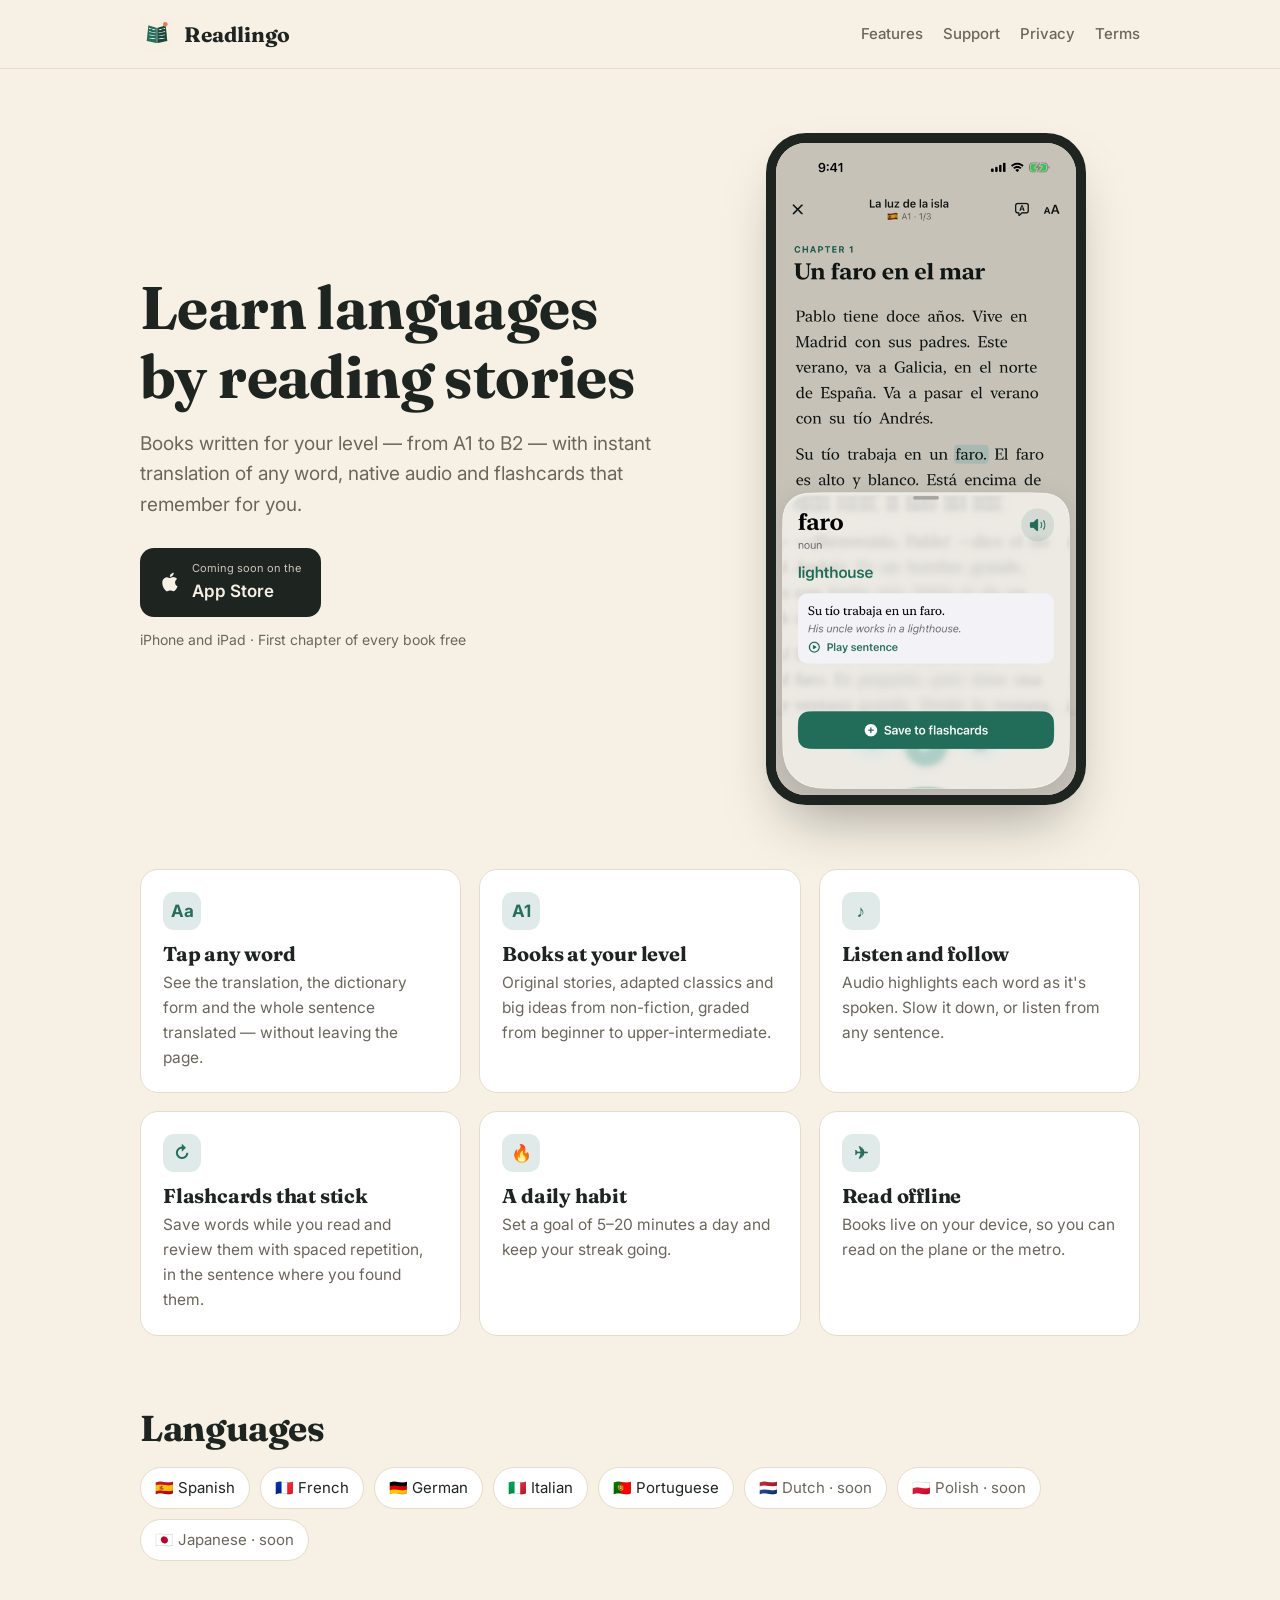
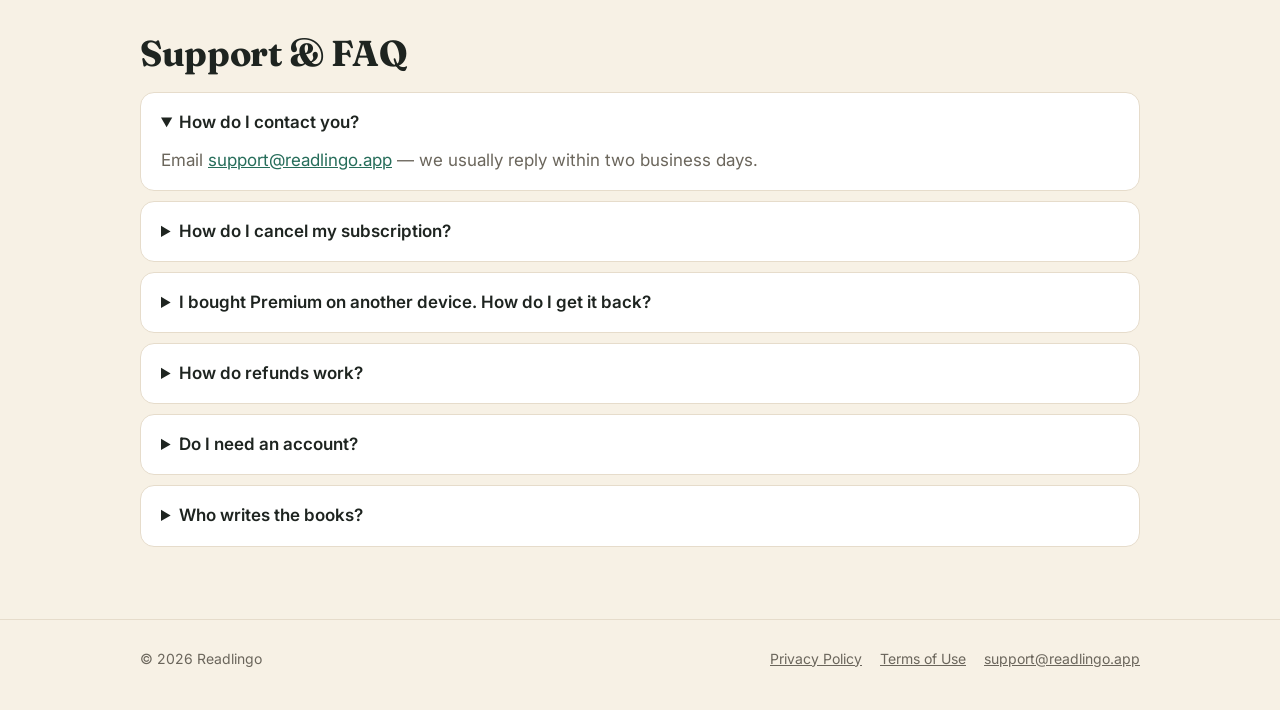
<file: index.html>
<!doctype html>
<html lang="en">
<head>
<meta charset="utf-8">
<meta name="viewport" content="width=device-width, initial-scale=1">
<title>Readlingo — Learn languages by reading stories</title>
<meta name="description" content="Graded books in many languages with tap-to-translate, audio and smart flashcards. Read your way to fluency.">
<link rel="icon" href="favicon.png">
<link rel="stylesheet" href="styles.css">
</head>
<body>
<header class="site-header">
  <div class="wrap">
    <a class="brand" href="index.html"><img src="icon.png" alt="">Readlingo</a>
    <nav class="nav">
      <a href="#features" class="hide-sm">Features</a>
      <a href="#support">Support</a>
      <a href="privacy.html">Privacy</a>
      <a href="terms.html">Terms</a>
    </nav>
  </div>
</header>

<main class="wrap">
  <section class="hero">
    <div>
      <h1>Learn languages by reading stories</h1>
      <p class="lead">Books written for your level — from A1 to B2 — with instant translation of any word, native audio and flashcards that remember for you.</p>
      <a class="badge" href="#" aria-label="Download on the App Store (coming soon)">
        <svg width="22" height="22" viewBox="0 0 24 24" fill="currentColor" aria-hidden="true"><path d="M16.4 12.6c0-2.6 2.1-3.8 2.2-3.9-1.2-1.8-3.1-2-3.7-2-1.6-.2-3.1.9-3.9.9-.8 0-2-.9-3.4-.9-1.7 0-3.3 1-4.2 2.6-1.8 3.1-.5 7.7 1.3 10.2.9 1.2 1.9 2.6 3.2 2.6 1.3-.1 1.8-.8 3.3-.8 1.6 0 2 .8 3.4.8 1.4 0 2.3-1.3 3.1-2.5 1-1.4 1.4-2.8 1.4-2.9-.1 0-2.7-1-2.7-4.1zM13.9 5c.7-.9 1.2-2 1-3.2-1 0-2.3.7-3 1.6-.7.8-1.2 2-1.1 3.1 1.2.1 2.3-.6 3.1-1.5z"/></svg>
        <span><small>Coming soon on the</small>App Store</span>
      </a>
      <p class="note">iPhone and iPad · First chapter of every book free</p>
    </div>
    <div class="phone"><img src="reader.png" alt="Readlingo reader: tapping the Spanish word “faro” shows the translation “lighthouse”." width="550" height="1196"></div>
  </section>

  <section id="features" class="features">
    <div class="card"><div class="dot">Aa</div><h3>Tap any word</h3><p>See the translation, the dictionary form and the whole sentence translated — without leaving the page.</p></div>
    <div class="card"><div class="dot">A1</div><h3>Books at your level</h3><p>Original stories, adapted classics and big ideas from non-fiction, graded from beginner to upper-intermediate.</p></div>
    <div class="card"><div class="dot">♪</div><h3>Listen and follow</h3><p>Audio highlights each word as it's spoken. Slow it down, or listen from any sentence.</p></div>
    <div class="card"><div class="dot">↻</div><h3>Flashcards that stick</h3><p>Save words while you read and review them with spaced repetition, in the sentence where you found them.</p></div>
    <div class="card"><div class="dot">🔥</div><h3>A daily habit</h3><p>Set a goal of 5–20 minutes a day and keep your streak going.</p></div>
    <div class="card"><div class="dot">✈︎</div><h3>Read offline</h3><p>Books live on your device, so you can read on the plane or the metro.</p></div>
  </section>

  <h2 class="section-title">Languages</h2>
  <div class="langs">
    <span>🇪🇸 Spanish</span><span>🇫🇷 French</span><span>🇩🇪 German</span><span>🇮🇹 Italian</span>
    <span>🇵🇹 Portuguese</span>
    <span class="soon">🇳🇱 Dutch · soon</span><span class="soon">🇵🇱 Polish · soon</span><span class="soon">🇯🇵 Japanese · soon</span>
  </div>

  <h2 class="section-title" id="support">Support &amp; FAQ</h2>
  <div class="faq">
    <details open><summary>How do I contact you?</summary>
      <p>Email <a href="mailto:support@readlingo.app">support@readlingo.app</a> — we usually reply within two business days.</p></details>
    <details><summary>How do I cancel my subscription?</summary>
      <p>Subscriptions are managed by Apple. On your iPhone open Settings → your name → Subscriptions → Readlingo, or tap “Manage subscription” in the app's Progress tab. Cancel at least 24 hours before the renewal date to avoid being charged.</p></details>
    <details><summary>I bought Premium on another device. How do I get it back?</summary>
      <p>Sign in with the same Apple ID, open the Progress tab and tap “Restore purchases”.</p></details>
    <details><summary>How do refunds work?</summary>
      <p>Payments are processed by Apple, so refunds are requested from Apple at <a href="https://reportaproblem.apple.com">reportaproblem.apple.com</a>.</p></details>
    <details><summary>Do I need an account?</summary>
      <p>No. Readlingo works without sign-up. Your progress and flashcards are stored on your device.</p></details>
    <details><summary>Who writes the books?</summary>
      <p>Readlingo Originals are written for learners, and classics are adapted from public-domain works. Texts are drafted with the help of AI and checked by an editorial review step.</p></details>
  </div>
</main>

<footer class="site-footer">
  <div class="wrap">
    <span>© 2026 Readlingo</span>
    <nav><a href="privacy.html">Privacy Policy</a><a href="terms.html">Terms of Use</a><a href="mailto:support@readlingo.app">support@readlingo.app</a></nav>
  </div>
</footer>
</body>
</html>
</file>
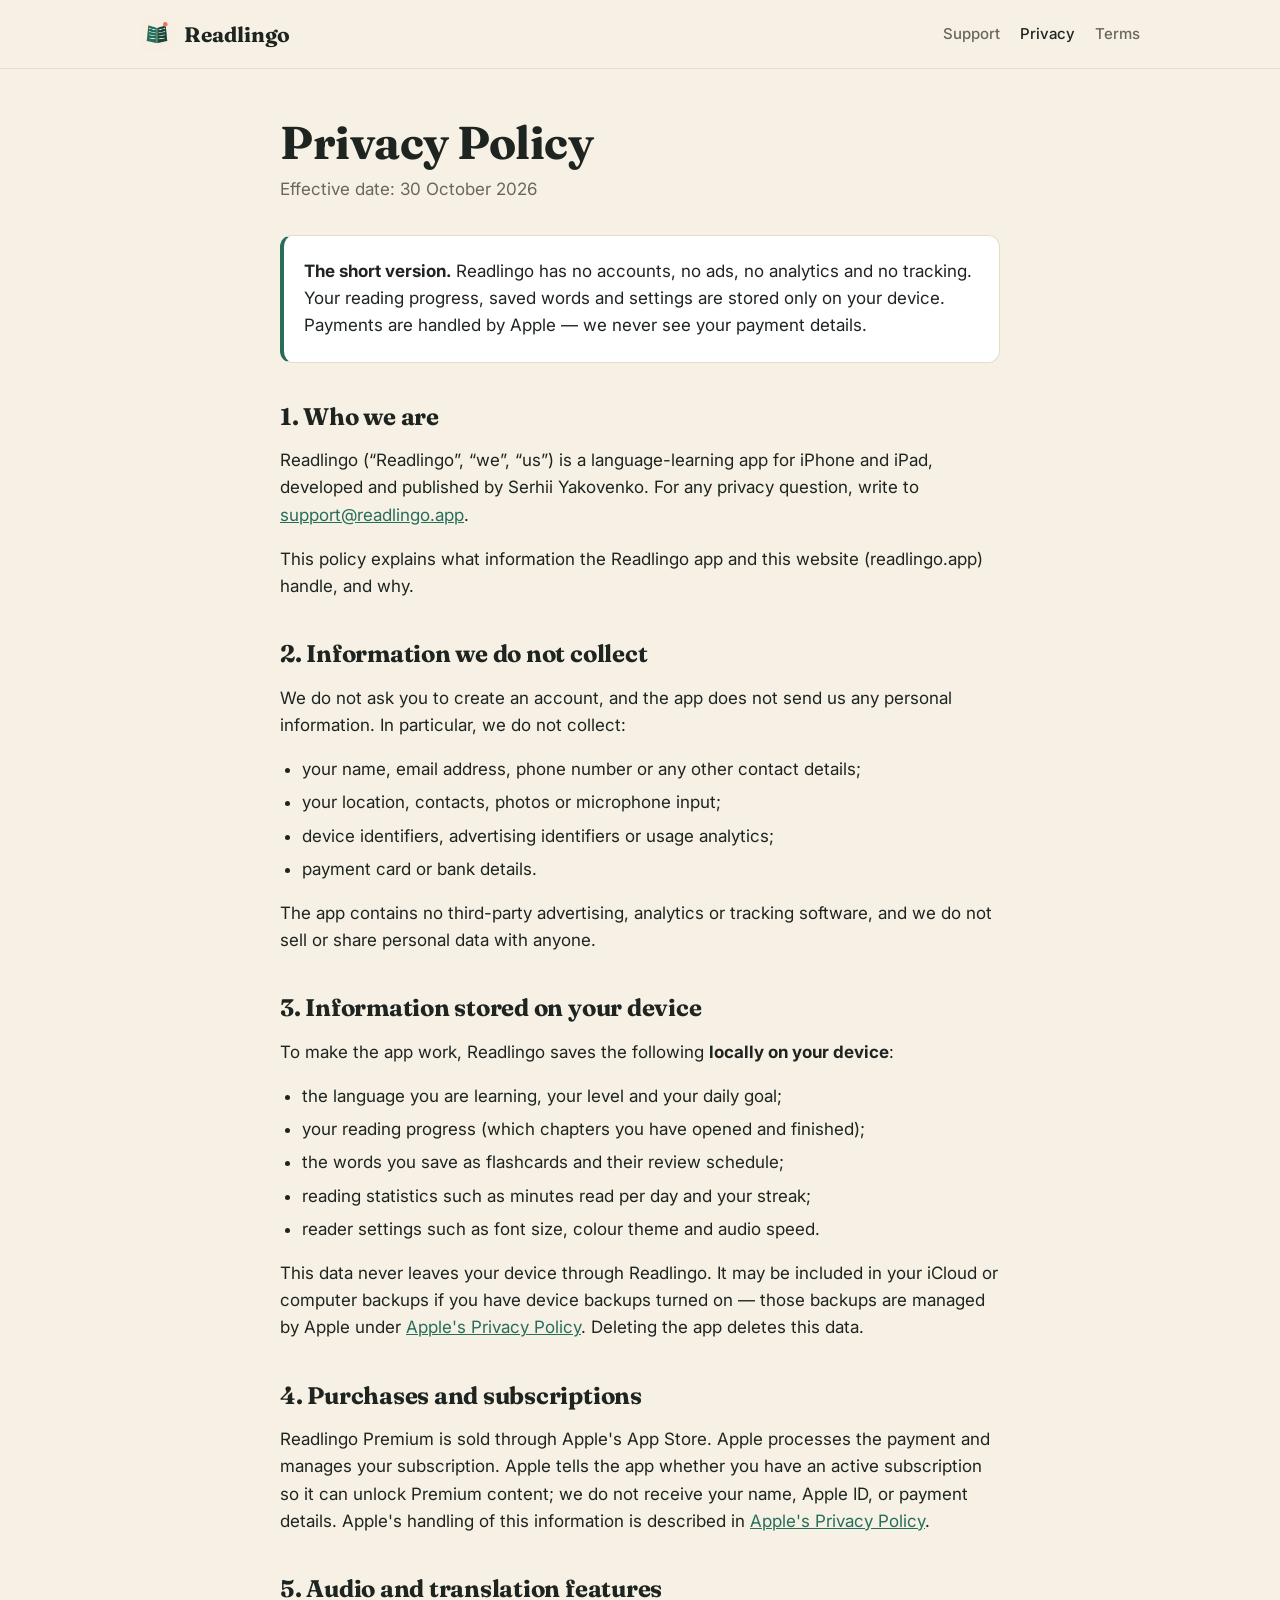
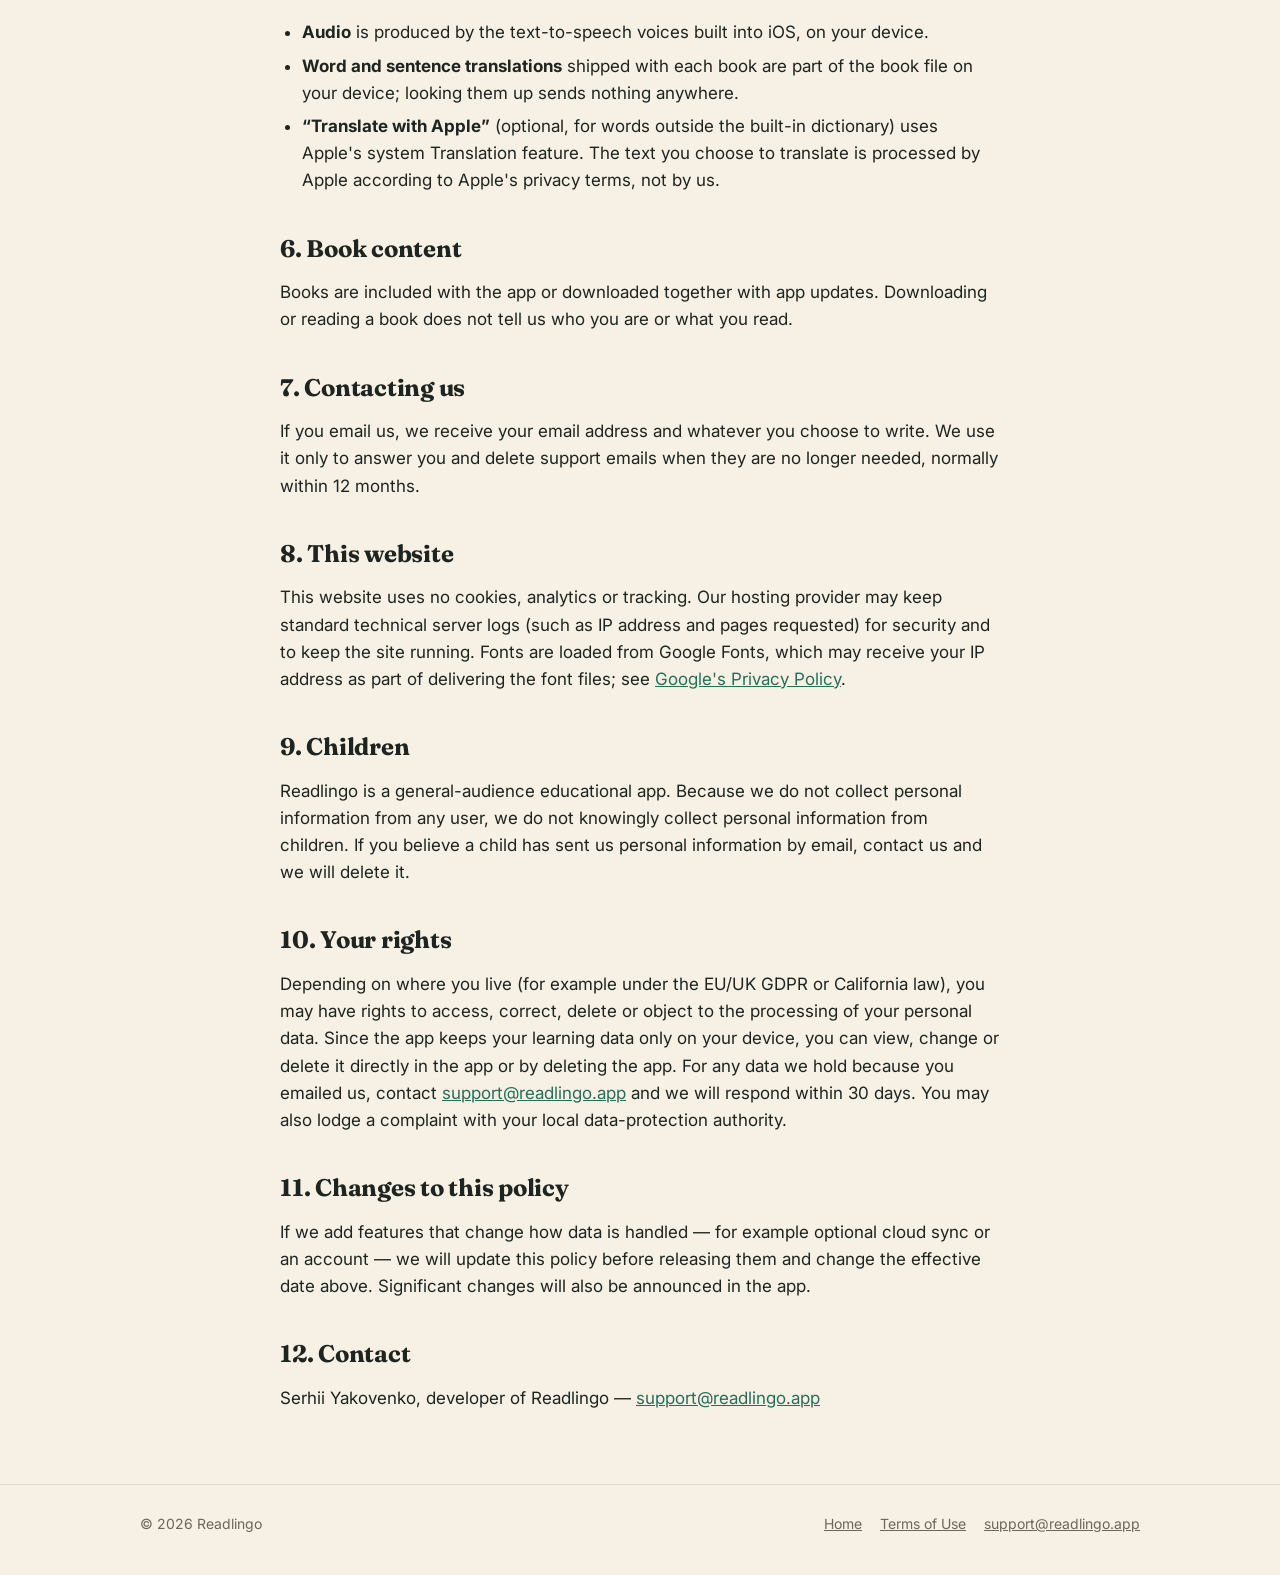
<file: privacy.html>
<!doctype html>
<html lang="en">
<head>
<meta charset="utf-8">
<meta name="viewport" content="width=device-width, initial-scale=1">
<title>Privacy Policy — Readlingo</title>
<meta name="description" content="How Readlingo handles your data: no account, no tracking, your reading progress stays on your device.">
<link rel="icon" href="favicon.png">
<link rel="stylesheet" href="styles.css">
</head>
<body>
<header class="site-header">
  <div class="wrap">
    <a class="brand" href="index.html"><img src="icon.png" alt="">Readlingo</a>
    <nav class="nav">
      <a href="index.html#support">Support</a>
      <a href="privacy.html" aria-current="page">Privacy</a>
      <a href="terms.html">Terms</a>
    </nav>
  </div>
</header>

<main class="wrap narrow legal">
  <h1>Privacy Policy</h1>
  <p class="meta">Effective date: 30 October 2026</p>

  <div class="summary-box">
    <p><strong>The short version.</strong> Readlingo has no accounts, no ads, no analytics and no tracking. Your reading progress, saved words and settings are stored only on your device. Payments are handled by Apple — we never see your payment details.</p>
  </div>

  <h2>1. Who we are</h2>
  <p>Readlingo (“Readlingo”, “we”, “us”) is a language-learning app for iPhone and iPad, developed and published by Serhii Yakovenko. For any privacy question, write to <a href="mailto:support@readlingo.app">support@readlingo.app</a>.</p>
  <p>This policy explains what information the Readlingo app and this website (readlingo.app) handle, and why.</p>

  <h2>2. Information we do not collect</h2>
  <p>We do not ask you to create an account, and the app does not send us any personal information. In particular, we do not collect:</p>
  <ul>
    <li>your name, email address, phone number or any other contact details;</li>
    <li>your location, contacts, photos or microphone input;</li>
    <li>device identifiers, advertising identifiers or usage analytics;</li>
    <li>payment card or bank details.</li>
  </ul>
  <p>The app contains no third-party advertising, analytics or tracking software, and we do not sell or share personal data with anyone.</p>

  <h2>3. Information stored on your device</h2>
  <p>To make the app work, Readlingo saves the following <strong>locally on your device</strong>:</p>
  <ul>
    <li>the language you are learning, your level and your daily goal;</li>
    <li>your reading progress (which chapters you have opened and finished);</li>
    <li>the words you save as flashcards and their review schedule;</li>
    <li>reading statistics such as minutes read per day and your streak;</li>
    <li>reader settings such as font size, colour theme and audio speed.</li>
  </ul>
  <p>This data never leaves your device through Readlingo. It may be included in your iCloud or computer backups if you have device backups turned on — those backups are managed by Apple under <a href="https://www.apple.com/legal/privacy/">Apple's Privacy Policy</a>. Deleting the app deletes this data.</p>

  <h2>4. Purchases and subscriptions</h2>
  <p>Readlingo Premium is sold through Apple's App Store. Apple processes the payment and manages your subscription. Apple tells the app whether you have an active subscription so it can unlock Premium content; we do not receive your name, Apple ID, or payment details. Apple's handling of this information is described in <a href="https://www.apple.com/legal/privacy/">Apple's Privacy Policy</a>.</p>

  <h2>5. Audio and translation features</h2>
  <ul>
    <li><strong>Audio</strong> is produced by the text-to-speech voices built into iOS, on your device.</li>
    <li><strong>Word and sentence translations</strong> shipped with each book are part of the book file on your device; looking them up sends nothing anywhere.</li>
    <li><strong>“Translate with Apple”</strong> (optional, for words outside the built-in dictionary) uses Apple's system Translation feature. The text you choose to translate is processed by Apple according to Apple's privacy terms, not by us.</li>
  </ul>

  <h2>6. Book content</h2>
  <p>Books are included with the app or downloaded together with app updates. Downloading or reading a book does not tell us who you are or what you read.</p>

  <h2>7. Contacting us</h2>
  <p>If you email us, we receive your email address and whatever you choose to write. We use it only to answer you and delete support emails when they are no longer needed, normally within 12 months.</p>

  <h2>8. This website</h2>
  <p>This website uses no cookies, analytics or tracking. Our hosting provider may keep standard technical server logs (such as IP address and pages requested) for security and to keep the site running. Fonts are loaded from Google Fonts, which may receive your IP address as part of delivering the font files; see <a href="https://policies.google.com/privacy">Google's Privacy Policy</a>.</p>

  <h2>9. Children</h2>
  <p>Readlingo is a general-audience educational app. Because we do not collect personal information from any user, we do not knowingly collect personal information from children. If you believe a child has sent us personal information by email, contact us and we will delete it.</p>

  <h2>10. Your rights</h2>
  <p>Depending on where you live (for example under the EU/UK GDPR or California law), you may have rights to access, correct, delete or object to the processing of your personal data. Since the app keeps your learning data only on your device, you can view, change or delete it directly in the app or by deleting the app. For any data we hold because you emailed us, contact <a href="mailto:support@readlingo.app">support@readlingo.app</a> and we will respond within 30 days. You may also lodge a complaint with your local data-protection authority.</p>

  <h2>11. Changes to this policy</h2>
  <p>If we add features that change how data is handled — for example optional cloud sync or an account — we will update this policy before releasing them and change the effective date above. Significant changes will also be announced in the app.</p>

  <h2>12. Contact</h2>
  <p>Serhii Yakovenko, developer of Readlingo — <a href="mailto:support@readlingo.app">support@readlingo.app</a></p>
</main>

<footer class="site-footer">
  <div class="wrap">
    <span>© 2026 Readlingo</span>
    <nav><a href="index.html">Home</a><a href="terms.html">Terms of Use</a><a href="mailto:support@readlingo.app">support@readlingo.app</a></nav>
  </div>
</footer>
</body>
</html>
</file>
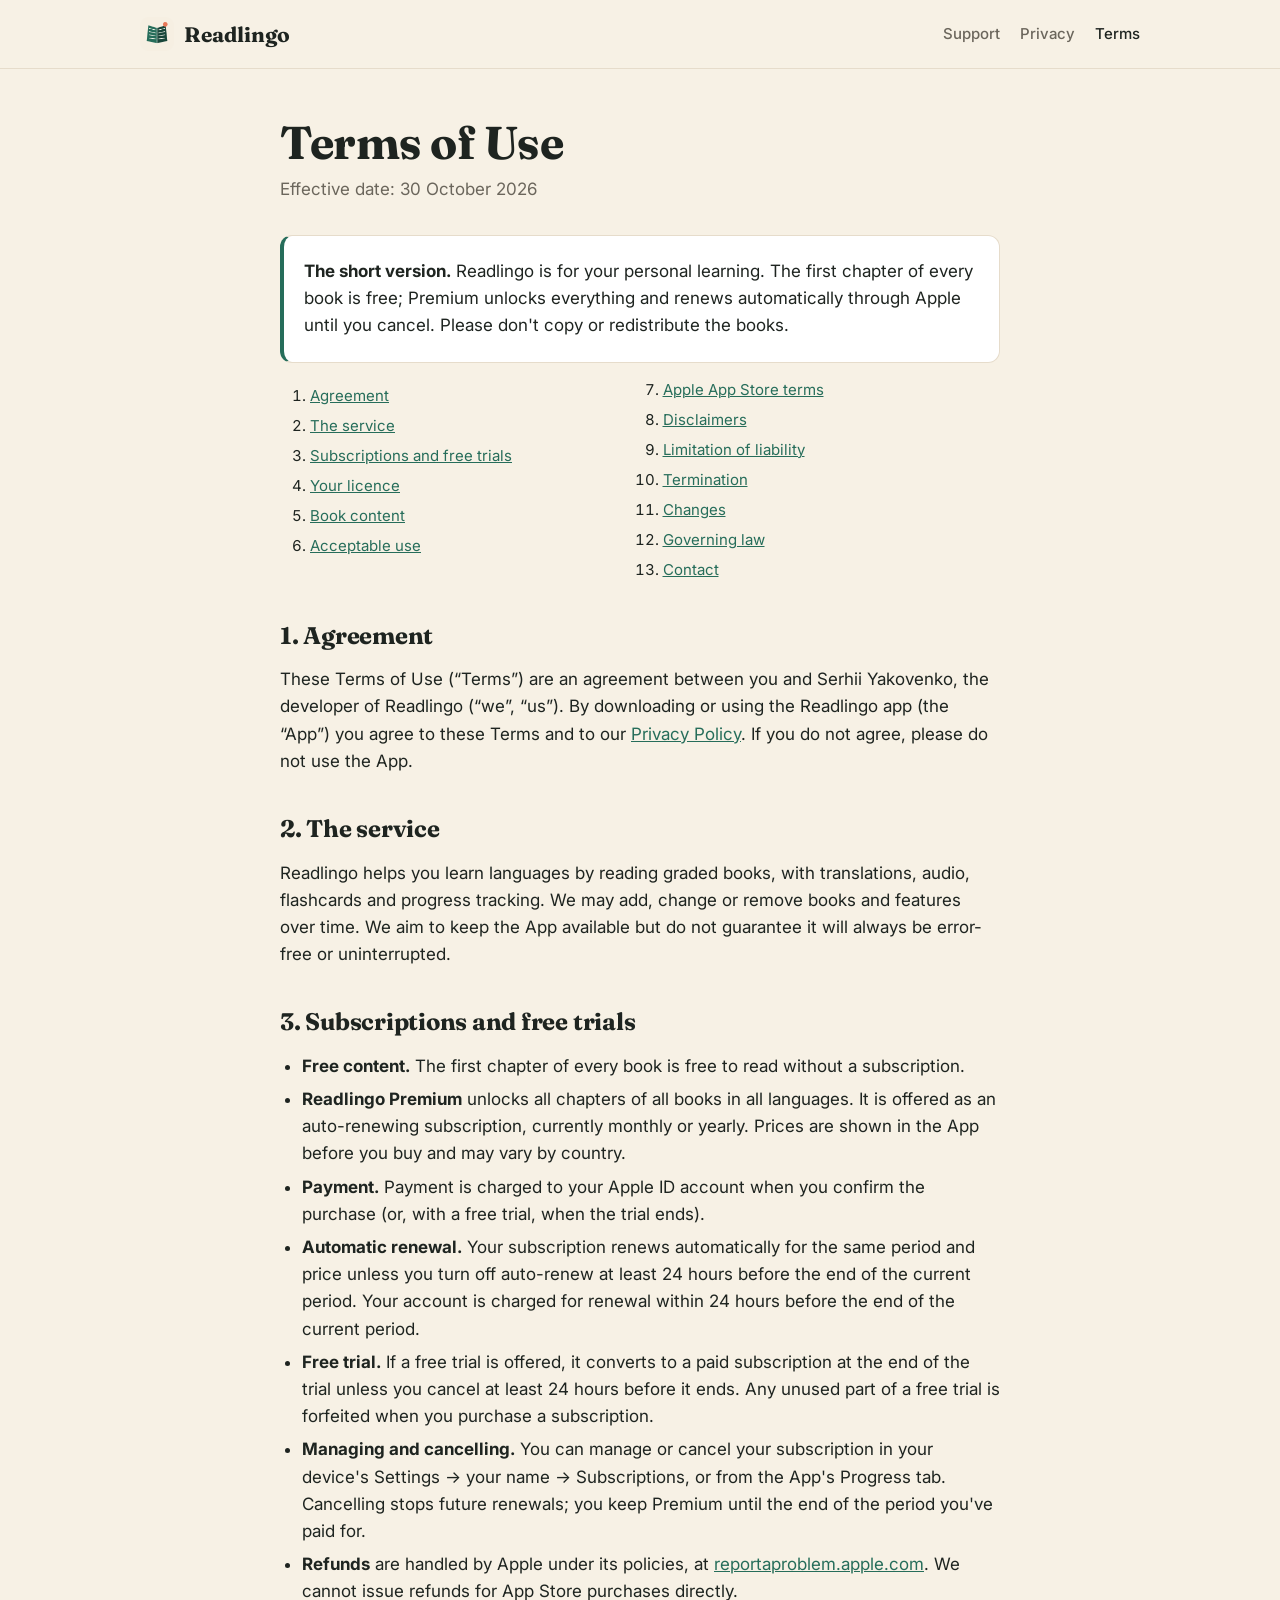
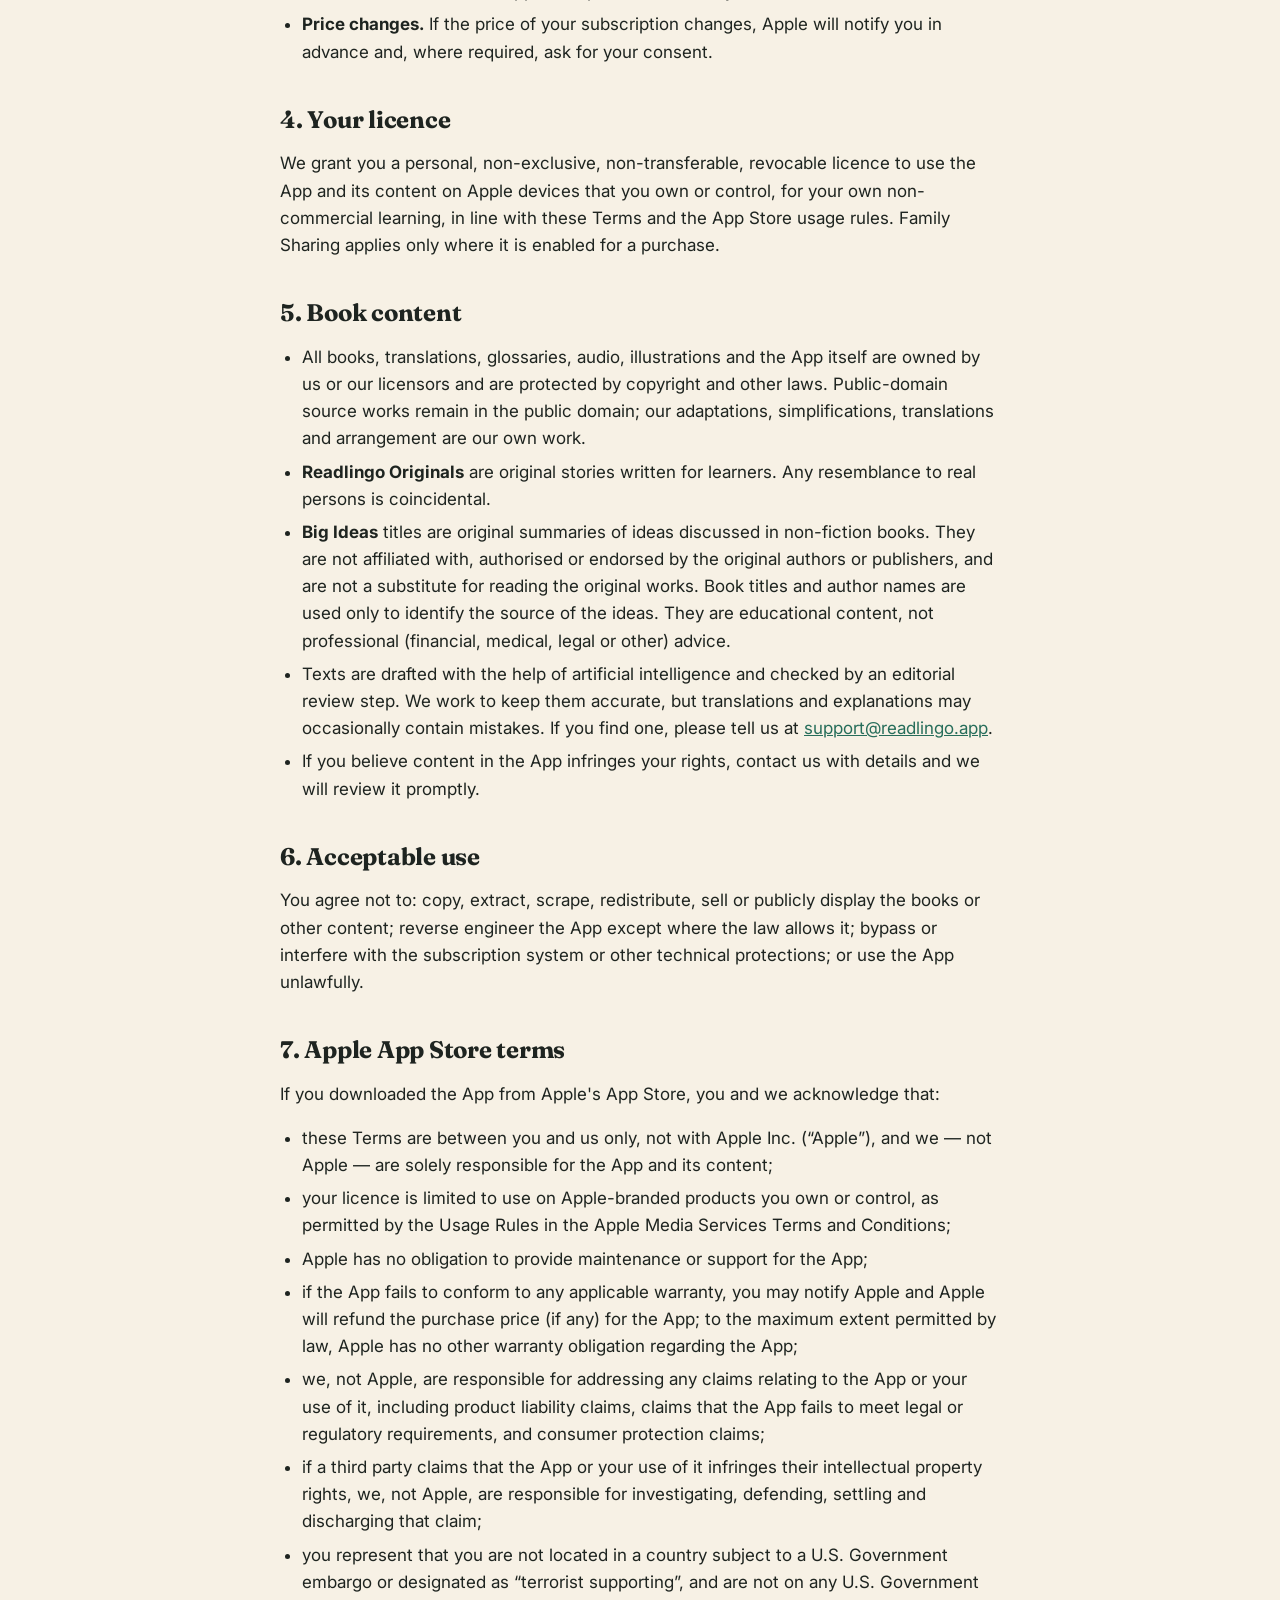
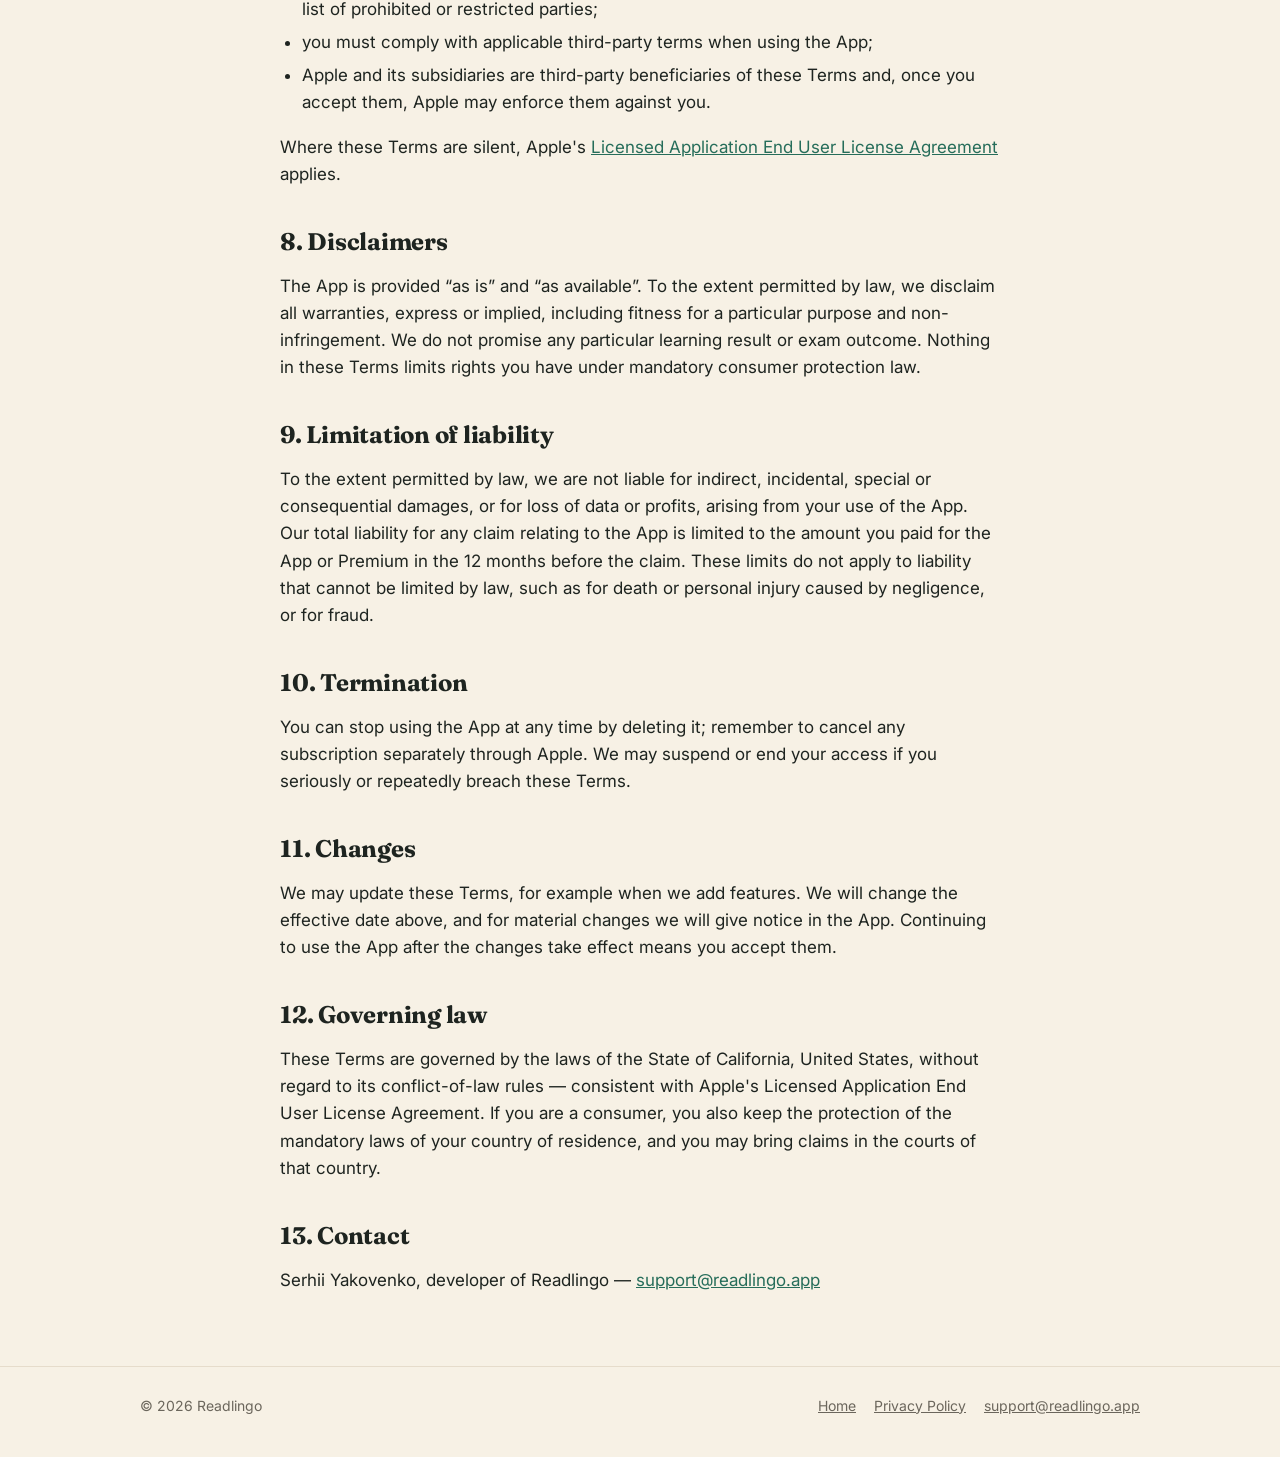
<file: terms.html>
<!doctype html>
<html lang="en">
<head>
<meta charset="utf-8">
<meta name="viewport" content="width=device-width, initial-scale=1">
<title>Terms of Use — Readlingo</title>
<meta name="description" content="Terms of Use for the Readlingo app, including subscription terms.">
<link rel="icon" href="favicon.png">
<link rel="stylesheet" href="styles.css">
</head>
<body>
<header class="site-header">
  <div class="wrap">
    <a class="brand" href="index.html"><img src="icon.png" alt="">Readlingo</a>
    <nav class="nav">
      <a href="index.html#support">Support</a>
      <a href="privacy.html">Privacy</a>
      <a href="terms.html" aria-current="page">Terms</a>
    </nav>
  </div>
</header>

<main class="wrap narrow legal">
  <h1>Terms of Use</h1>
  <p class="meta">Effective date: 30 October 2026</p>

  <div class="summary-box">
    <p><strong>The short version.</strong> Readlingo is for your personal learning. The first chapter of every book is free; Premium unlocks everything and renews automatically through Apple until you cancel. Please don't copy or redistribute the books.</p>
  </div>

  <ol class="toc">
    <li><a href="#agreement">Agreement</a></li>
    <li><a href="#service">The service</a></li>
    <li><a href="#subscriptions">Subscriptions and free trials</a></li>
    <li><a href="#licence">Your licence</a></li>
    <li><a href="#content">Book content</a></li>
    <li><a href="#conduct">Acceptable use</a></li>
    <li><a href="#apple">Apple App Store terms</a></li>
    <li><a href="#disclaimers">Disclaimers</a></li>
    <li><a href="#liability">Limitation of liability</a></li>
    <li><a href="#termination">Termination</a></li>
    <li><a href="#changes">Changes</a></li>
    <li><a href="#law">Governing law</a></li>
    <li><a href="#contact">Contact</a></li>
  </ol>

  <h2 id="agreement">1. Agreement</h2>
  <p>These Terms of Use (“Terms”) are an agreement between you and Serhii Yakovenko, the developer of Readlingo (“we”, “us”). By downloading or using the Readlingo app (the “App”) you agree to these Terms and to our <a href="privacy.html">Privacy Policy</a>. If you do not agree, please do not use the App.</p>

  <h2 id="service">2. The service</h2>
  <p>Readlingo helps you learn languages by reading graded books, with translations, audio, flashcards and progress tracking. We may add, change or remove books and features over time. We aim to keep the App available but do not guarantee it will always be error-free or uninterrupted.</p>

  <h2 id="subscriptions">3. Subscriptions and free trials</h2>
  <ul>
    <li><strong>Free content.</strong> The first chapter of every book is free to read without a subscription.</li>
    <li><strong>Readlingo Premium</strong> unlocks all chapters of all books in all languages. It is offered as an auto-renewing subscription, currently monthly or yearly. Prices are shown in the App before you buy and may vary by country.</li>
    <li><strong>Payment.</strong> Payment is charged to your Apple ID account when you confirm the purchase (or, with a free trial, when the trial ends).</li>
    <li><strong>Automatic renewal.</strong> Your subscription renews automatically for the same period and price unless you turn off auto-renew at least 24 hours before the end of the current period. Your account is charged for renewal within 24 hours before the end of the current period.</li>
    <li><strong>Free trial.</strong> If a free trial is offered, it converts to a paid subscription at the end of the trial unless you cancel at least 24 hours before it ends. Any unused part of a free trial is forfeited when you purchase a subscription.</li>
    <li><strong>Managing and cancelling.</strong> You can manage or cancel your subscription in your device's Settings → your name → Subscriptions, or from the App's Progress tab. Cancelling stops future renewals; you keep Premium until the end of the period you've paid for.</li>
    <li><strong>Refunds</strong> are handled by Apple under its policies, at <a href="https://reportaproblem.apple.com">reportaproblem.apple.com</a>. We cannot issue refunds for App Store purchases directly.</li>
    <li><strong>Price changes.</strong> If the price of your subscription changes, Apple will notify you in advance and, where required, ask for your consent.</li>
  </ul>

  <h2 id="licence">4. Your licence</h2>
  <p>We grant you a personal, non-exclusive, non-transferable, revocable licence to use the App and its content on Apple devices that you own or control, for your own non-commercial learning, in line with these Terms and the App Store usage rules. Family Sharing applies only where it is enabled for a purchase.</p>

  <h2 id="content">5. Book content</h2>
  <ul>
    <li>All books, translations, glossaries, audio, illustrations and the App itself are owned by us or our licensors and are protected by copyright and other laws. Public-domain source works remain in the public domain; our adaptations, simplifications, translations and arrangement are our own work.</li>
    <li><strong>Readlingo Originals</strong> are original stories written for learners. Any resemblance to real persons is coincidental.</li>
    <li><strong>Big Ideas</strong> titles are original summaries of ideas discussed in non-fiction books. They are not affiliated with, authorised or endorsed by the original authors or publishers, and are not a substitute for reading the original works. Book titles and author names are used only to identify the source of the ideas. They are educational content, not professional (financial, medical, legal or other) advice.</li>
    <li>Texts are drafted with the help of artificial intelligence and checked by an editorial review step. We work to keep them accurate, but translations and explanations may occasionally contain mistakes. If you find one, please tell us at <a href="mailto:support@readlingo.app">support@readlingo.app</a>.</li>
    <li>If you believe content in the App infringes your rights, contact us with details and we will review it promptly.</li>
  </ul>

  <h2 id="conduct">6. Acceptable use</h2>
  <p>You agree not to: copy, extract, scrape, redistribute, sell or publicly display the books or other content; reverse engineer the App except where the law allows it; bypass or interfere with the subscription system or other technical protections; or use the App unlawfully.</p>

  <h2 id="apple">7. Apple App Store terms</h2>
  <p>If you downloaded the App from Apple's App Store, you and we acknowledge that:</p>
  <ul>
    <li>these Terms are between you and us only, not with Apple Inc. (“Apple”), and we — not Apple — are solely responsible for the App and its content;</li>
    <li>your licence is limited to use on Apple-branded products you own or control, as permitted by the Usage Rules in the Apple Media Services Terms and Conditions;</li>
    <li>Apple has no obligation to provide maintenance or support for the App;</li>
    <li>if the App fails to conform to any applicable warranty, you may notify Apple and Apple will refund the purchase price (if any) for the App; to the maximum extent permitted by law, Apple has no other warranty obligation regarding the App;</li>
    <li>we, not Apple, are responsible for addressing any claims relating to the App or your use of it, including product liability claims, claims that the App fails to meet legal or regulatory requirements, and consumer protection claims;</li>
    <li>if a third party claims that the App or your use of it infringes their intellectual property rights, we, not Apple, are responsible for investigating, defending, settling and discharging that claim;</li>
    <li>you represent that you are not located in a country subject to a U.S. Government embargo or designated as “terrorist supporting”, and are not on any U.S. Government list of prohibited or restricted parties;</li>
    <li>you must comply with applicable third-party terms when using the App;</li>
    <li>Apple and its subsidiaries are third-party beneficiaries of these Terms and, once you accept them, Apple may enforce them against you.</li>
  </ul>
  <p>Where these Terms are silent, Apple's <a href="https://www.apple.com/legal/internet-services/itunes/dev/stdeula/">Licensed Application End User License Agreement</a> applies.</p>

  <h2 id="disclaimers">8. Disclaimers</h2>
  <p>The App is provided “as is” and “as available”. To the extent permitted by law, we disclaim all warranties, express or implied, including fitness for a particular purpose and non-infringement. We do not promise any particular learning result or exam outcome. Nothing in these Terms limits rights you have under mandatory consumer protection law.</p>

  <h2 id="liability">9. Limitation of liability</h2>
  <p>To the extent permitted by law, we are not liable for indirect, incidental, special or consequential damages, or for loss of data or profits, arising from your use of the App. Our total liability for any claim relating to the App is limited to the amount you paid for the App or Premium in the 12 months before the claim. These limits do not apply to liability that cannot be limited by law, such as for death or personal injury caused by negligence, or for fraud.</p>

  <h2 id="termination">10. Termination</h2>
  <p>You can stop using the App at any time by deleting it; remember to cancel any subscription separately through Apple. We may suspend or end your access if you seriously or repeatedly breach these Terms.</p>

  <h2 id="changes">11. Changes</h2>
  <p>We may update these Terms, for example when we add features. We will change the effective date above, and for material changes we will give notice in the App. Continuing to use the App after the changes take effect means you accept them.</p>

  <h2 id="law">12. Governing law</h2>
  <p>These Terms are governed by the laws of the State of California, United States, without regard to its conflict-of-law rules — consistent with Apple's Licensed Application End User License Agreement. If you are a consumer, you also keep the protection of the mandatory laws of your country of residence, and you may bring claims in the courts of that country.</p>

  <h2 id="contact">13. Contact</h2>
  <p>Serhii Yakovenko, developer of Readlingo — <a href="mailto:support@readlingo.app">support@readlingo.app</a></p>
</main>

<footer class="site-footer">
  <div class="wrap">
    <span>© 2026 Readlingo</span>
    <nav><a href="index.html">Home</a><a href="privacy.html">Privacy Policy</a><a href="mailto:support@readlingo.app">support@readlingo.app</a></nav>
  </div>
</footer>
</body>
</html>
</file>
<file: styles.css>
@import url("https://fonts.googleapis.com/css2?family=Fraunces:opsz,wght@9..144,600;9..144,700&family=Inter:wght@400;500;600&display=swap");

:root {
  --bg: #f7f1e5;
  --surface: #ffffff;
  --ink: #1e2420;
  --muted: #6b665c;
  --line: #e6dccb;
  --green: #266d5a;
  --green-deep: #184639;
  --coral: #e87858;
  --radius: 18px;
}
@media (prefers-color-scheme: dark) {
  :root:not([data-theme="light"]) {
    --bg: #141716; --surface: #1d2220; --ink: #ece6da; --muted: #a39d92; --line: #2c3230;
    --green: #5fb89b; --green-deep: #9fd8c4; --coral: #f08f72;
  }
}
:root[data-theme="dark"] {
  --bg: #141716; --surface: #1d2220; --ink: #ece6da; --muted: #a39d92; --line: #2c3230;
  --green: #5fb89b; --green-deep: #9fd8c4; --coral: #f08f72;
}

* { box-sizing: border-box; }
html { -webkit-text-size-adjust: 100%; }
body {
  margin: 0; background: var(--bg); color: var(--ink);
  font: 17px/1.6 Inter, -apple-system, BlinkMacSystemFont, "Segoe UI", sans-serif;
}
a { color: var(--green); }
h1, h2, h3 { font-family: Fraunces, Georgia, serif; line-height: 1.15; letter-spacing: -0.01em; }

.wrap { max-width: 1040px; margin: 0 auto; padding: 0 20px; }
.narrow { max-width: 760px; }

/* header / footer */
.site-header { border-bottom: 1px solid var(--line); }
.site-header .wrap { display: flex; align-items: center; justify-content: space-between; height: 68px; gap: 16px; }
.brand { display: flex; align-items: center; gap: 10px; text-decoration: none; color: var(--ink);
  font: 700 21px Fraunces, Georgia, serif; }
.brand img { width: 34px; height: 34px; border-radius: 9px; }
.nav { display: flex; gap: 20px; font-size: 15px; font-weight: 500; }
.nav a { color: var(--muted); text-decoration: none; }
.nav a:hover, .nav a[aria-current="page"] { color: var(--ink); }
.site-footer { border-top: 1px solid var(--line); margin-top: 72px; padding: 28px 0 40px; color: var(--muted); font-size: 14px; }
.site-footer .wrap { display: flex; flex-wrap: wrap; gap: 10px 24px; justify-content: space-between; }
.site-footer nav { display: flex; gap: 18px; flex-wrap: wrap; }
.site-footer a { color: var(--muted); }

/* landing */
.hero { display: grid; grid-template-columns: 1.1fr 0.9fr; gap: 48px; align-items: center; padding: 64px 0 40px; }
.hero h1 { font-size: clamp(38px, 6vw, 60px); margin: 0 0 18px; }
.hero p.lead { font-size: 19px; color: var(--muted); margin: 0 0 28px; max-width: 520px; }
.badge { display: inline-flex; align-items: center; gap: 10px; background: var(--ink); color: var(--bg);
  padding: 12px 20px; border-radius: 14px; text-decoration: none; font-weight: 600; }
.badge small { display: block; font-weight: 400; font-size: 11px; opacity: 0.8; }
.note { font-size: 14px; color: var(--muted); margin-top: 12px; }
.phone { justify-self: center; width: min(320px, 100%); border-radius: 40px; overflow: hidden;
  border: 10px solid var(--ink); box-shadow: 0 30px 60px -20px rgba(0,0,0,.35); }
.phone img { display: block; width: 100%; height: auto; }

.features { display: grid; grid-template-columns: repeat(3, 1fr); gap: 18px; margin: 24px 0 0; }
.card { background: var(--surface); border: 1px solid var(--line); border-radius: var(--radius); padding: 22px; }
.card h3 { margin: 0 0 6px; font-size: 20px; }
.card p { margin: 0; color: var(--muted); font-size: 15.5px; }
.dot { width: 38px; height: 38px; border-radius: 11px; display: grid; place-items: center; margin-bottom: 12px;
  background: color-mix(in srgb, var(--green) 14%, transparent); color: var(--green); font-weight: 700; }

.section-title { font-size: clamp(28px, 4vw, 36px); margin: 72px 0 18px; }
.langs { display: flex; flex-wrap: wrap; gap: 10px; }
.langs span { background: var(--surface); border: 1px solid var(--line); padding: 8px 14px; border-radius: 999px; font-size: 15px; }
.langs span.soon { color: var(--muted); }

.faq details { background: var(--surface); border: 1px solid var(--line); border-radius: 14px; padding: 16px 20px; margin-bottom: 10px; }
.faq summary { cursor: pointer; font-weight: 600; }
.faq details p { color: var(--muted); margin: 10px 0 0; }

/* legal */
.legal { padding-top: 48px; }
.legal h1 { font-size: clamp(34px, 5vw, 46px); margin: 0 0 6px; }
.legal .meta { color: var(--muted); margin: 0 0 32px; }
.legal h2 { font-size: 24px; margin: 40px 0 10px; }
.legal h3 { font-size: 19px; margin: 24px 0 6px; }
.legal ul { padding-left: 22px; }
.legal li { margin: 6px 0; }
.summary-box { background: var(--surface); border: 1px solid var(--line); border-left: 4px solid var(--green);
  border-radius: 12px; padding: 16px 20px; }
.summary-box p { margin: 6px 0; }
.toc { columns: 2; font-size: 15px; padding-left: 30px; }

@media (max-width: 820px) {
  .hero { grid-template-columns: 1fr; padding-top: 40px; gap: 36px; }
  .features { grid-template-columns: 1fr; }
  .toc { columns: 1; }
  .nav { gap: 14px; font-size: 14px; }
}
@media (max-width: 420px) {
  .nav a.hide-sm { display: none; }
}
</file>
